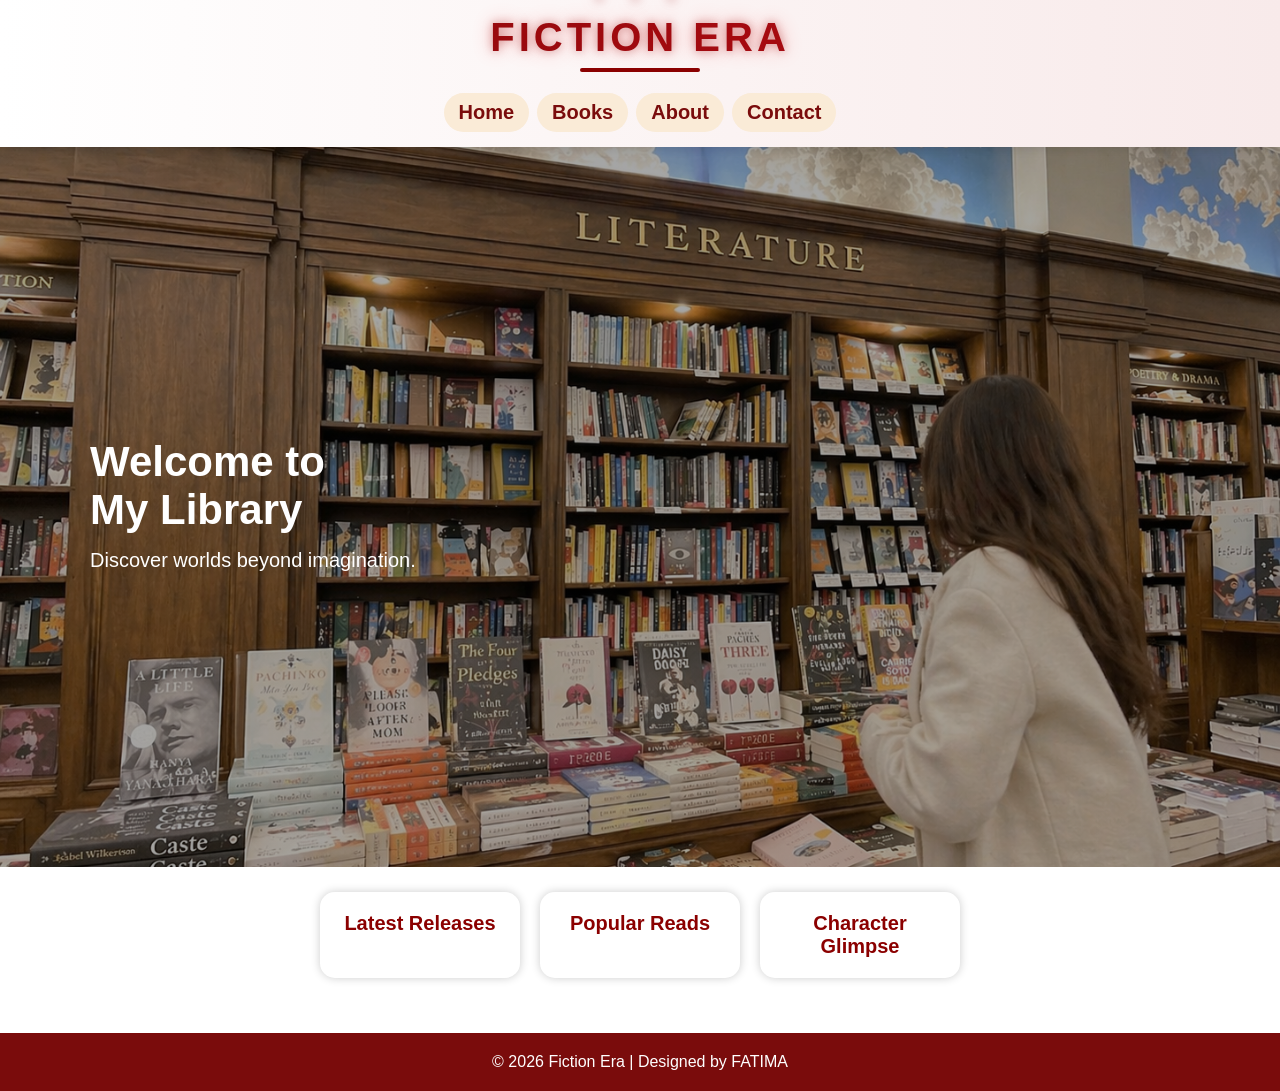
<file: index.html>
<!DOCTYPE html>
<html lang="en">

<head>
    <title>My Library</title>
    <link rel="stylesheet" href="style.css">
</head>

<body>

<header>

    <h1 class="fiction-heading">FICTION ERA</h1>
<br>
    <nav>
        <a href="index.html">Home</a>
        <a href="book.html">Books</a>
        <a href="about.html">About</a>
        <a href="contact.css">Contact</a>
    </nav>

</header>

<section class="hero">

    <div class="hero-text">

        <h1>Welcome to <br> My Library</h1>

        <p>Discover worlds beyond imagination.</p>

    </div>

</section>

<section class="cards">

    <div class="card">
        <a href="Latest.html">Latest Releases</a>
    </div>

    <div class="card">
        <a href="Popular.html">Popular Reads</a>
    </div>

    <div class="card">
        <a href="Staff.html">Character Glimpse</a>
    </div>

</section>

<footer>

    <p>© 2026 Fiction Era | Designed by FATIMA</p>

</footer>

</body>

</html>
</file>
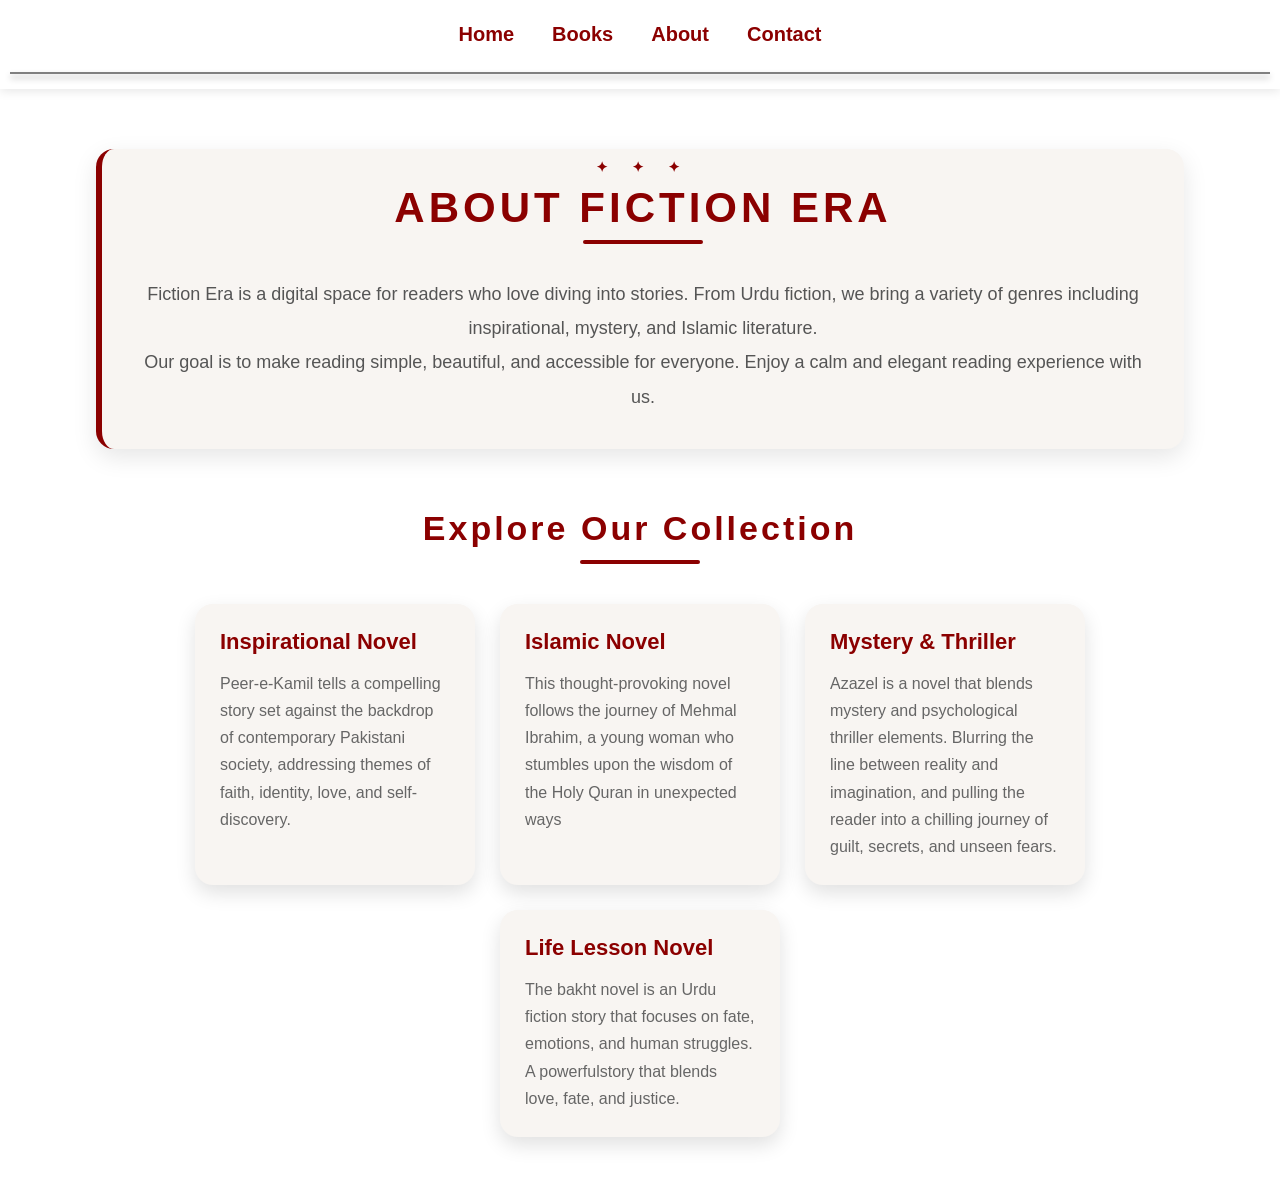
<file: about.html>
<!DOCTYPE html>
<html>
<head>
<body>
      <link rel="stylesheet" href="about.css">
      <header>
    <nav >
        <a href="index.html">Home</a>
        <a href="book.html">Books</a>
        <a href="about.html">About</a>
        <a href="contact.html">Contact</a>
         <div class="header-line"></div>
    </nav>
</header>
<div class="about-container">
    <div class="about-box">
        <h1 class="fiction-heading">About Fiction Era</h1>
        <p>
            Fiction Era is a digital space for readers who love diving into stories. 
            From Urdu  fiction, we bring a variety of genres 
            including inspirational, mystery, and Islamic literature.
        </p>

        <p>
            Our goal is to make reading simple, beautiful, and accessible for everyone. 
            Enjoy a calm and elegant reading experience with us.
        </p>
    </div>
    <div class="overview-box">
        <h2 class="section-heading">Explore Our Collection</h2>
        <div class="categories">

            <div class="card">
                <h3>Inspirational Novel</h3>
                <p>Peer-e-Kamil tells a compelling story set against the backdrop of contemporary
                     Pakistani society, addressing themes of faith, identity, love, and self-discovery.</p>
          
            </div>

            <div class="card">
               
                <h3>Islamic Novel</h3>
                <p>This thought-provoking novel follows the journey of Mehmal Ibrahim, a young woman who stumbles
                     upon the wisdom of the Holy Quran in unexpected ways</p>
    
            </div>

            <div class="card">
                <h3>Mystery & Thriller</h3>
                <p>Azazel is a novel that
                     blends mystery and psychological thriller elements.
                    Blurring the line between reality and imagination, 
                    and pulling the reader into a chilling journey of guilt,
                     secrets, and unseen fears.</p>
            </div>
            
            <div class="card">
                <h3> Life Lesson Novel </h3>
                <p> The bakht novel is an Urdu fiction story 
                    that focuses on fate, emotions, and human struggles.
                A powerfulstory that blends love, fate, and justice.</p>
            </div>

</div>
</body>
</html>
</file>
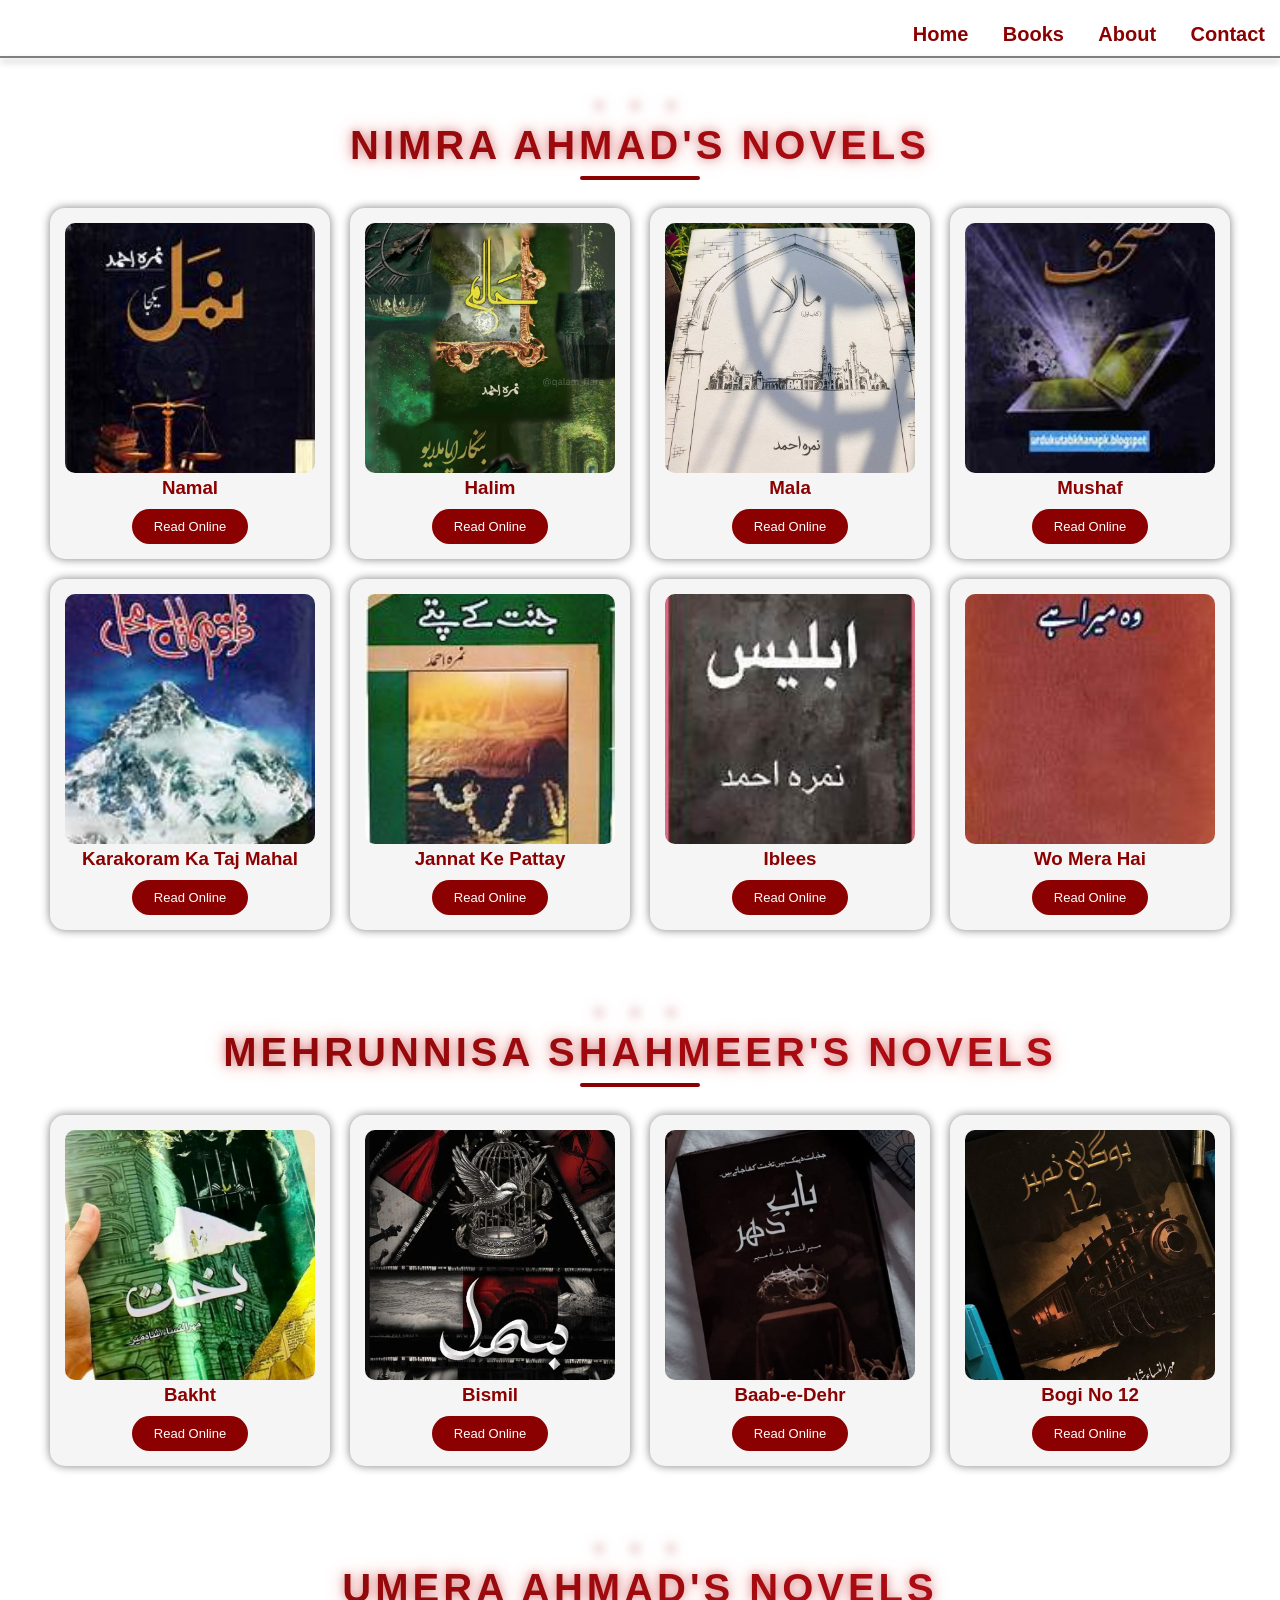
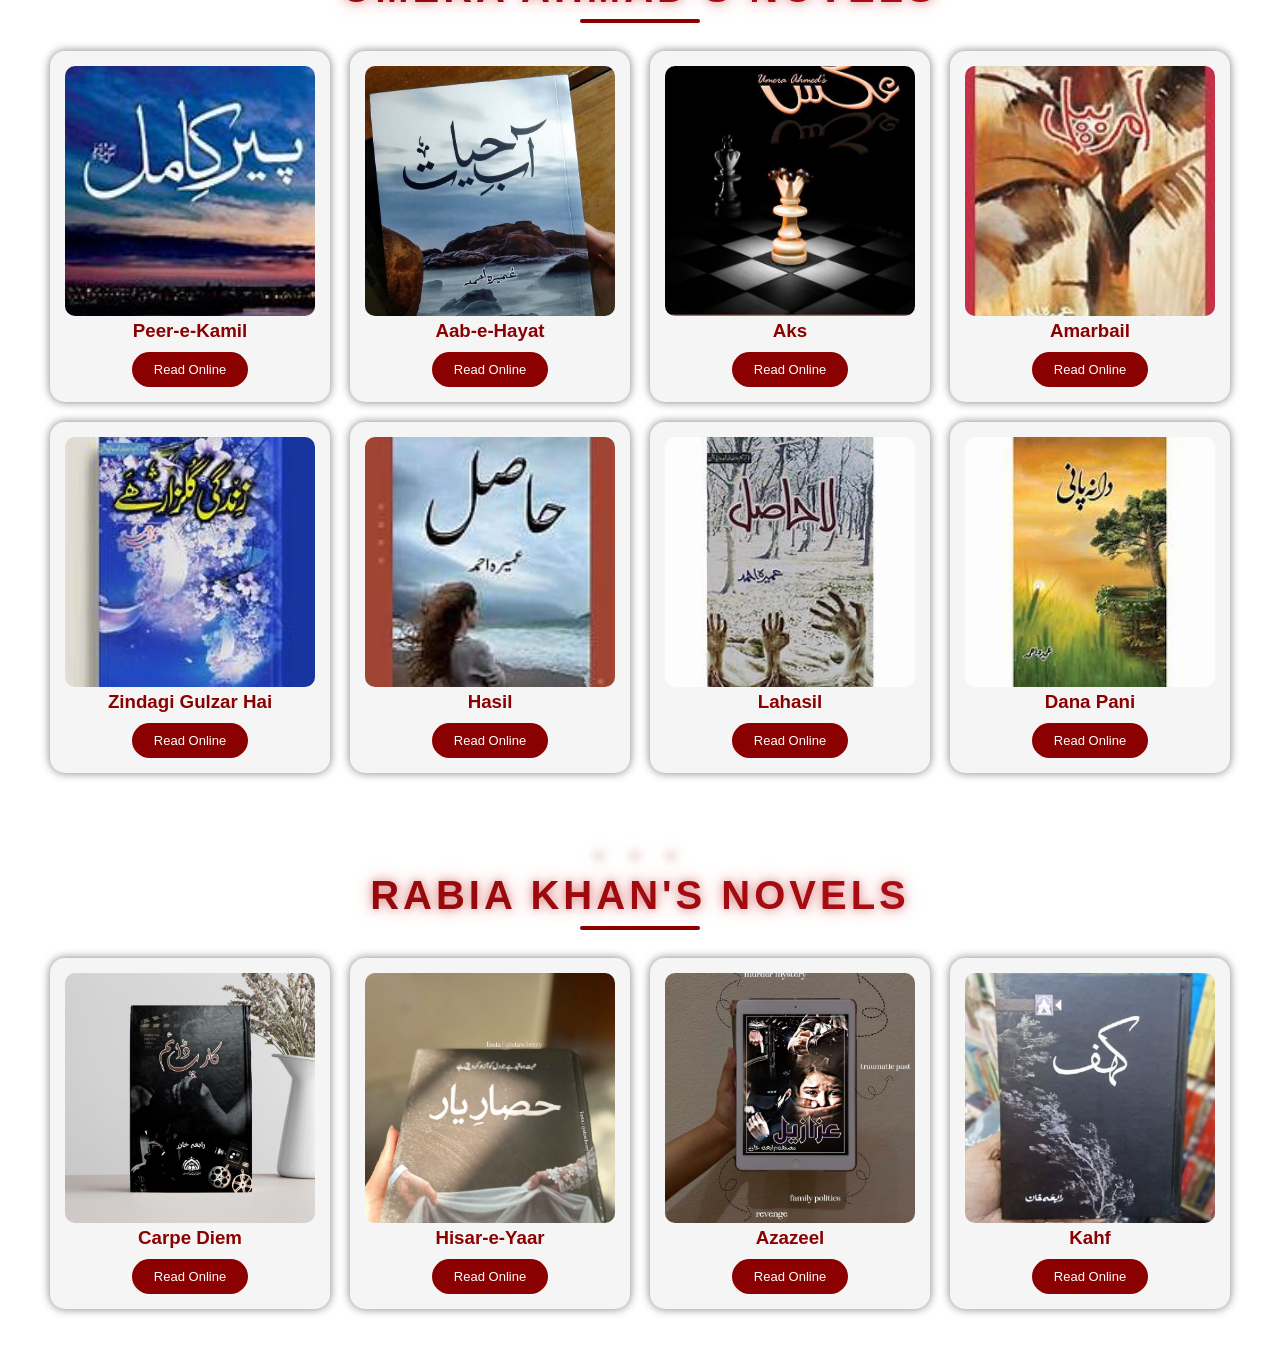
<file: book.html>
<!DOCTYPE html>
<html lang="en">

<head>
    <meta charset="UTF-8">
    <meta name="viewport" content="width=device-width, initial-scale=1.0">
    <title>Books | Fiction Era</title>
    <link rel="stylesheet" href="book.css">
</head>

<body>

<header>
    <nav>
        <a href="index.html">Home</a>
        <a href="book.html">Books</a>
        <a href="about.html">About</a>
        <a href="contact.html">Contact</a>
    </nav>

    <div class="header-line"></div>
</header>


<!-- ================= NIMRA AHMAD ================= -->

<section class="books">

    <h1 class="fiction-heading">Nimra Ahmad's Novels</h1>

    <div class="book-container">

        <div class="card">
            <img src="Namal.jfif" alt="Namal">
            <h3>Namal</h3>
            <a href="https://kitab-nagri.pk/namal/" target="_blank" class="btn">Read Online</a>
        </div>

        <div class="card">
            <img src="halim.jpeg" alt="Halim">
            <h3>Halim</h3>
            <a href="https://kitab-nagri.pk/haalim/" target="_blank" class="btn">Read Online</a>
        </div>

        <div class="card">
            <img src="mala.jpeg" alt="Mala">
            <h3>Mala</h3>
            <a href="https://kitab-nagri.pk/mala/" target="_blank" class="btn">Read Online</a>
        </div>

        <div class="card">
            <img src="mushaf.jfif" alt="Mushaf">
            <h3>Mushaf</h3>
            <a href="https://kitab-nagri.pk/mushaf/" target="_blank" class="btn">Read Online</a>
        </div>

    </div>


    <div class="book-container">

        <div class="card">
            <img src="kktm.jfif" alt="Karakoram Ka Taj Mahal">
            <h3>Karakoram Ka Taj Mahal</h3>
            <a href="https://kitab-nagri.pk/karakoram-ka-taj-mehal/" target="_blank" class="btn">Read Online</a>
        </div>

        <div class="card">
            <img src="jkp.jfif" alt="Jannat Ke Pattay">
            <h3>Jannat Ke Pattay</h3>
            <a href="https://kitab-nagri.pk/jannat-ke-pattay/" target="_blank" class="btn">Read Online</a>
        </div>

        <div class="card">
            <img src="ibb.jfif" alt="Iblees">
            <h3>Iblees</h3>
            <a href="https://kitab-nagri.pk/iblees/" target="_blank" class="btn">Read Online</a>
        </div>

        <div class="card">
            <img src="wo mera.jfif" alt="Wo Mera Hai">
            <h3>Wo Mera Hai</h3>
            <a href="https://kitab-nagri.pk/wo-mera-hai/" target="_blank" class="btn">Read Online</a>
        </div>

    </div>

</section>


<!-- ================= MEHRUNNISA SHAHMEER ================= -->

<section class="books">

    <h1 class="fiction-heading">Mehrunnisa Shahmeer's Novels</h1>

    <div class="book-container">

        <div class="card">
            <img src="bakht.jpeg" alt="Bakht">
            <h3>Bakht</h3>
            <a href="https://booknagri.com/bakht-novel-by-mehrunnisa-shahmeer/" target="_blank" class="btn">Read Online</a>
        </div>

        <div class="card">
            <img src="bismil.jfif" alt="Bismil">
            <h3>Bismil</h3>
            <a href="https://kitabnagri.org/bismil-novel-by-mehrulnisa-shahmeer/" target="_blank" class="btn">Read Online</a>
        </div>

        <div class="card">
            <img src="babe.jpeg" alt="Baab-e-Dehr">
            <h3>Baab-e-Dehr</h3>
            <a href="https://booknagri.com/baab-e-dehar-urdu-novel/" target="_blank" class="btn">Read Online</a>
        </div>

        <div class="card">
            <img src="bogi.jpeg" alt="Bogi No 12">
            <h3>Bogi No 12</h3>
            <a href="https://booknagri.com/tag/mehrunisa-shahmeer-novels/" target="_blank" class="btn">Read Online</a>
        </div>

    </div>

</section>


<!-- ================= UMERA AHMAD ================= -->

<section class="books">

    <h1 class="fiction-heading">Umera Ahmad's Novels</h1>

    <div class="book-container">

        <div class="card">
            <img src="peere.jfif" alt="Peer-e-Kamil">
            <h3>Peer-e-Kamil</h3>
            <a href="https://kitab-nagri.pk/peer-e-kamil/" target="_blank" class="btn">Read Online</a>
        </div>

        <div class="card">
            <img src="abe.jpeg" alt="Aab-e-Hayat">
            <h3>Aab-e-Hayat</h3>
            <a href="https://booknagri.com/aab-e-hayat-novel-by-umera-ahmed/" target="_blank" class="btn">Read Online</a>
        </div>

        <div class="card">
            <img src="aks.jpeg" alt="Aks">
            <h3>Aks</h3>
            <a href="https://kitab-nagri.pk/aks-novel-by-umera-ahmed/" target="_blank" class="btn">Read Online</a>
        </div>

        <div class="card">
            <img src="aam.jfif" alt="Amarbail">
            <h3>Amarbail</h3>
            <a href="https://kitab-nagri.pk/amar-bail-novel-by-umera-ahmed/" target="_blank" class="btn">Read Online</a>
        </div>

    </div>


    <div class="book-container">

        <div class="card">
            <img src="zindagi.jfif" alt="Zindagi Gulzar Hai">
            <h3>Zindagi Gulzar Hai</h3>
            <a href="https://kitab-nagri.pk/zindagi-gulzar-hai-novel-by-umera-ahmed/" target="_blank" class="btn">Read Online</a>
        </div>

        <div class="card">
            <img src="hasil.jfif" alt="Hasil">
            <h3>Hasil</h3>
            <a href="https://kitab-nagri.pk/hasil-novel-by-umera-ahmed/" target="_blank" class="btn">Read Online</a>
        </div>

        <div class="card">
            <img src="lahasil.jfif" alt="Lahasil">
            <h3>Lahasil</h3>
            <a href="https://kitab-nagri.pk/lahashil-novel-by-umera-ahmed/" target="_blank" class="btn">Read Online</a>
        </div>

        <div class="card">
            <img src="dana.jfif" alt="Dana Pani">
            <h3>Dana Pani</h3>
            <a href="https://kitab-nagri.pk/dana-pani-novel-by-umera-ahmed/" target="_blank" class="btn">Read Online</a>
        </div>

    </div>

</section>


<!-- ================= RABIA KHAN ================= -->

<section class="books">

    <h1 class="fiction-heading">Rabia Khan's Novels</h1>

    <div class="book-container">

        <div class="card">
            <img src="carp.jpeg" alt="Carpe Diem">
            <h3>Carpe Diem</h3>
            <a href="https://www.urdunovelbanks.com/search/label/Rabia%20Khan%20Books" target="_blank" class="btn">Read Online</a>
        </div>

        <div class="card">
            <img src="hisare.jpeg" alt="Hisar-e-Yaar">
            <h3>Hisar-e-Yaar</h3>
            <a href="https://www.urdunovelbanks.com/search/label/Rabia%20Khan%20Books" target="_blank" class="btn">Read Online</a>
        </div>

        <div class="card">
            <img src="azazeel.jpeg" alt="Azazeel">
            <h3>Azazeel</h3>
            <a href="https://www.urdunovelbanks.com/search/label/Rabia%20Khan%20Books" target="_blank" class="btn">Read Online</a>
        </div>

        <div class="card">
            <img src="kahf.jpeg" alt="Kahf">
            <h3>Kahf</h3>
            <a href="https://www.urdunovelbanks.com/search/label/Rabia%20Khan%20Books" target="_blank" class="btn">Read Online</a>
        </div>

    </div>

</section>


</body>
</html>
</file>
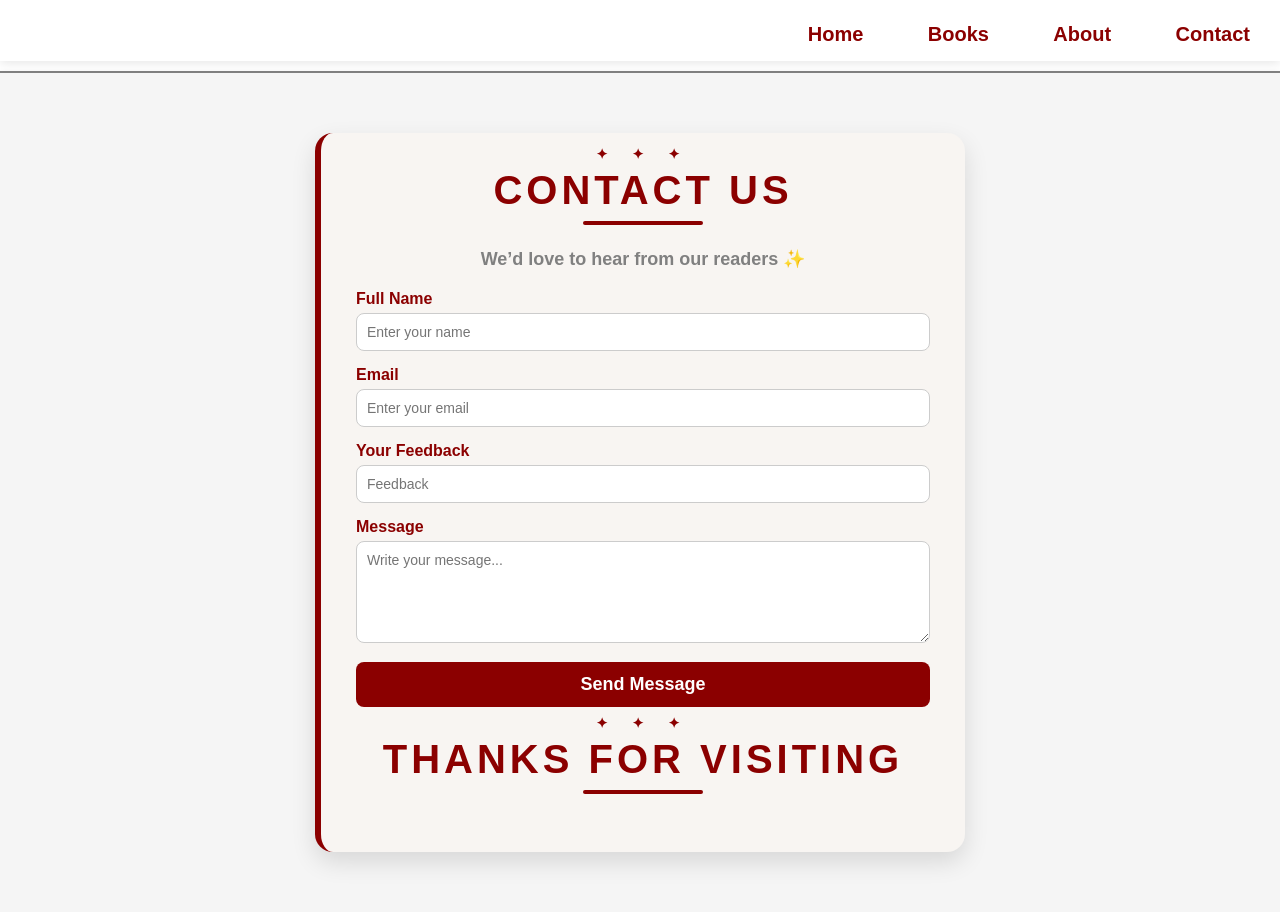
<file: contact.html>
<!DOCTYPE html>
<html>

<head>
  <title>Contact</title>
  <link rel="stylesheet" href="contact.css">
</head>

<body>

<header>
  <nav>
    <a href="index.html">Home</a>
    <a href="book.html">Books</a>
    <a href="about.html">About</a>
    <a href="contact.html">Contact</a>
  </nav>
</header>

<div class="header-line"></div>

<section class="contact-section">

  <div class="container">

    <h1 class="fiction-heading">Contact Us</h1>

    <p class="subtitle">
      We’d love to hear from our readers ✨
    </p>

    <form>

      <div class="input-group">
        <label>Full Name</label>
        <input type="text" id="fullname" placeholder="Enter your name" required>
      </div>

      <div class="input-group">
        <label>Email</label>
        <input type="email" id="email" placeholder="Enter your email" required>
      </div>

      <div class="input-group">
        <label>Your Feedback</label>
        <input type="text" id="feedback" placeholder="Feedback">
      </div>

      <div class="input-group">
        <label>Message</label>
        <textarea rows="5" id="message" placeholder="Write your message..."></textarea>
      </div>

      <button type="button" onclick="showData()">
        Send Message
      </button>

    </form>

    <br>

    <p id="nameText"></p>
    <p id="emailText"></p>
    <p id="feedbackText"></p>
    <p id="messageText"></p>

    <h1 class="fiction-heading">THANKS FOR VISITING</h1>

  </div>

</section>

<script>

function showData() {

  let name = document.getElementById("fullname").value;
  let email =document.getElementById("email").value;
  let feedback =document.getElementById("feedback").value;
  let message =document.getElementById("message").value;
  document.getElementById("nameText").textContent =
  "Name: " + name;
  document.getElementById("emailText").textContent =
  "Email: " + email;
  document.getElementById("feedbackText").textContent =
  "Feedback: " + feedback;
  document.getElementById("messageText").textContent =
  "Message: " + message;
}
</script>
</body>
</html>
</file>
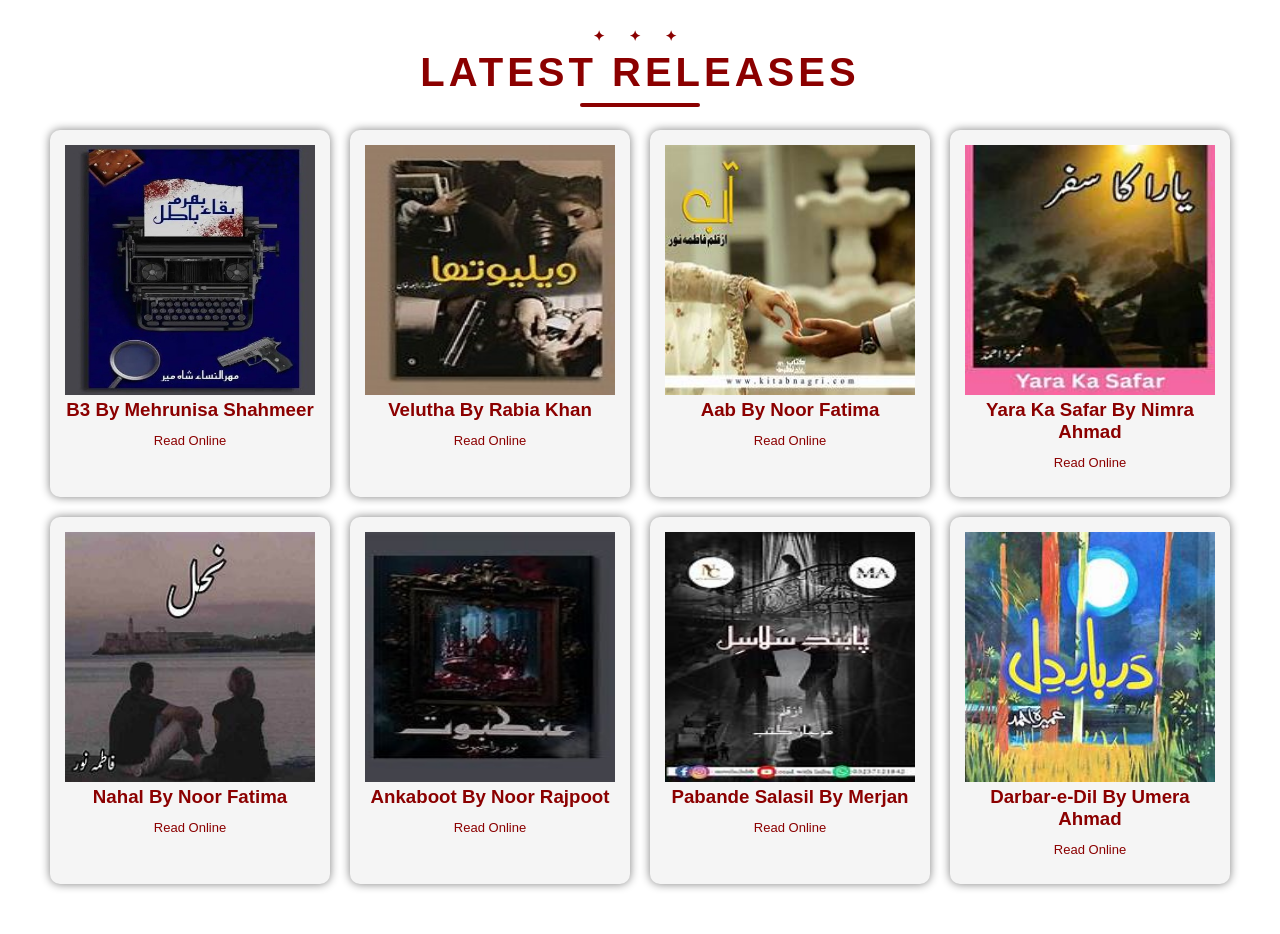
<file: Latest.html>
<!DOCTYPE html>
<html lang="en">

<head>
    <meta charset="UTF-8">
    <meta name="viewport" content="width=device-width, initial-scale=1.0">

    <title>Latest Releases | Fiction Era</title>

    <link rel="stylesheet" href="Latest.css">
</head>

<body>

<section class="books">

    <h1 class="fiction-heading">Latest Releases</h1>

    <div class="book-container">

        <div class="card">
            <img src="bhrm.jpg" alt="B3">
            <h3>B3 By Mehrunisa Shahmeer</h3>
            <a href="https://www.urdunovelbanks.com/" target="_blank" class="btn">
                Read Online
            </a>
        </div>

        <div class="card">
            <img src="vau.jpg" alt="Velutha">
            <h3>Velutha By Rabia Khan</h3>
            <a href="https://www.urdunovelbanks.com/search/label/Rabia%20Khan%20Books"
               target="_blank" class="btn">
                Read Online
            </a>
        </div>

        <div class="card">
            <img src="aab.jfif" alt="Aab">
            <h3>Aab By Noor Fatima</h3>
            <a href="https://classicurdumaterial.com/"
               target="_blank" class="btn">
                Read Online
            </a>
        </div>

        <div class="card">
            <img src="yara.jfif" alt="Yara Ka Safar">
            <h3>Yara Ka Safar By Nimra Ahmad</h3>
            <a href="https://kitabnagri.org/yara-ka-safar-novel-by-nimra-ahmed/"
               target="_blank" class="btn">
                Read Online
            </a>
        </div>

    </div>


    <div class="book-container">

        <div class="card">
            <img src="fatima.jfif" alt="Nahal">
            <h3>Nahal By Noor Fatima</h3>
            <a href="https://www.scribd.com/document/892795015/Nahl-Complete-Novel-by-Fatima-Noor-Novels-PDF-Hub"
               target="_blank" class="btn">
                Read Online
            </a>
        </div>

        <div class="card">
            <img src="ank.jpg" alt="Ankaboot">
            <h3>Ankaboot By Noor Rajpoot</h3>
            <a href="https://www.urdunovelbanks.com/"
               target="_blank" class="btn">
                Read Online
            </a>
        </div>

        <div class="card">
            <img src="pabande.jfif" alt="Pabande Salasil">
            <h3>Pabande Salasil By Merjan</h3>
            <a href="https://booknagri.com/"
               target="_blank" class="btn">
                Read Online
            </a>
        </div>

        <div class="card">
            <img src="darbar.jfif" alt="Darbar-e-Dil">
            <h3>Darbar-e-Dil By Umera Ahmad</h3>
            <a href="https://kitabnagri.com.pk/darbar-e-dil-novel-by-umera-ahmed/"
               target="_blank" class="btn">
                Read Online
            </a>
        </div>

    </div>

</section>

</body>
</html>
</file>
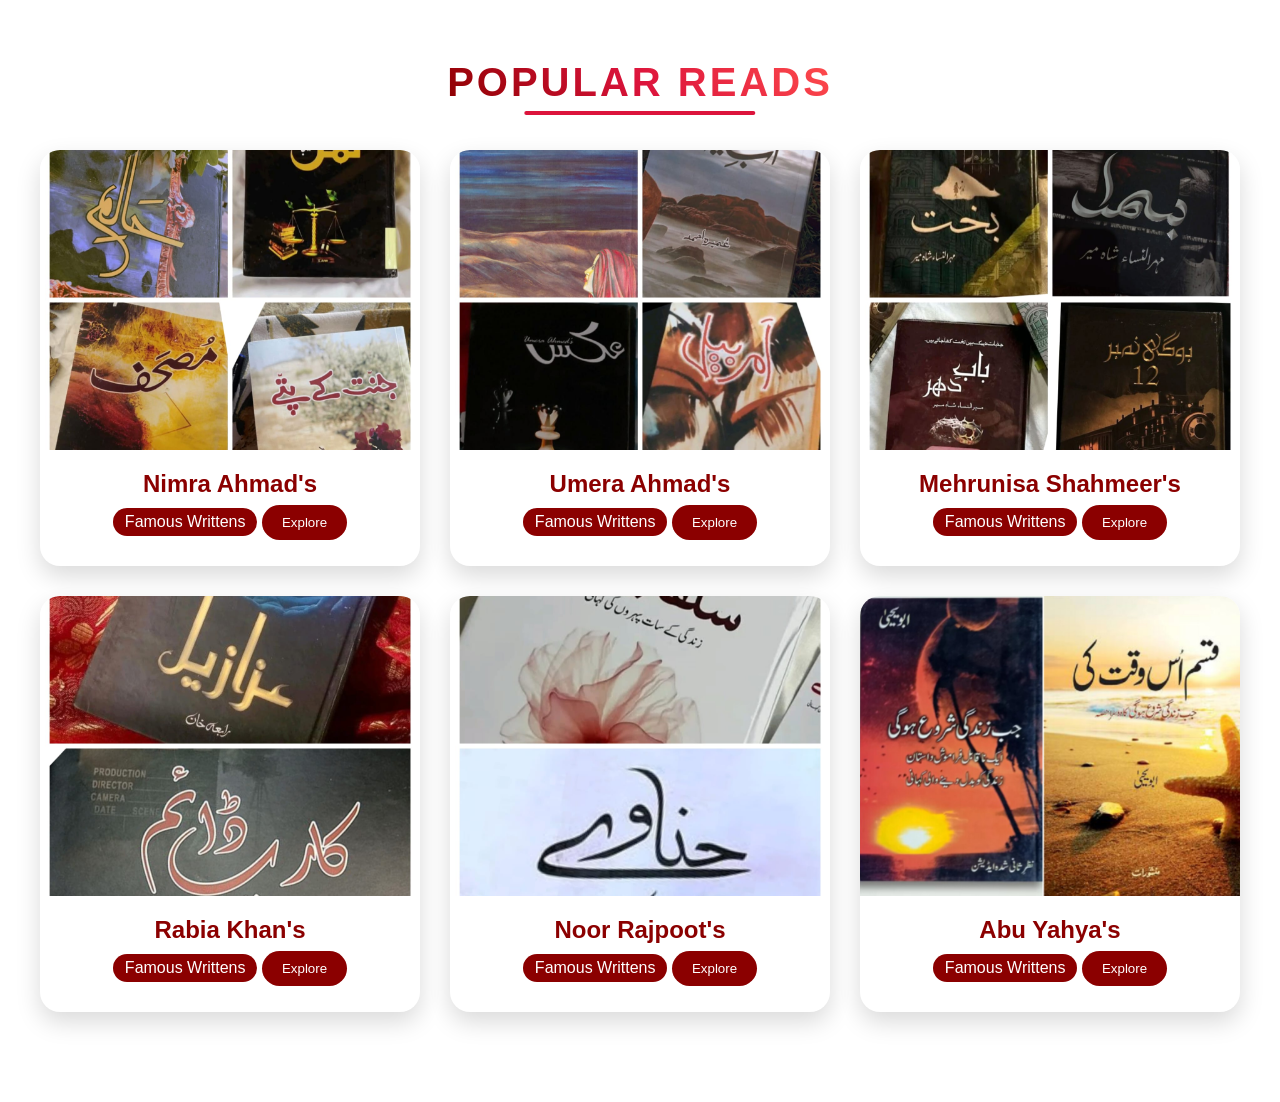
<file: Popular.html>
<!DOCTYPE html>
<html lang="en">

<head>
    <meta charset="UTF-8">
    <title>Famous Books</title>
    <link rel="stylesheet" href="Popular.css">
</head>

<body>

<section class="famous-books">

    <h2 class="main-heading">POPULAR READS</h2>

    <div class="book-container">

        <div class="book-card">
            <div class="img-box">
                <img src="nimra.jpeg" alt="Nimra Ahmad">
            </div>

            <div class="content">
                <h2>Nimra Ahmad's</h2>
                <p class="author">Famous Writtens</p>

                <button onclick="toggleBooks(this)">Explore</button>

                <ul class="books-list">
                    <li>Jannat Ky Patty</li>
                    <li>Halim</li>
                    <li>Namal</li>
                    <li>Mushaf</li>
                </ul>
            </div>
        </div>


        <div class="book-card">
            <div class="img-box">
                <img src="ahmad.jpeg" alt="Umera Ahmad">
            </div>

            <div class="content">
                <h2>Umera Ahmad's</h2>
                <p class="author">Famous Writtens</p>

                <button onclick="toggleBooks(this)">Explore</button>

                <ul class="books-list">
                    <li>Peer-e-Kamil</li>
                    <li>Aab-e-Hayat</li>
                    <li>Aks</li>
                    <li>Amarbail</li>
                </ul>
            </div>
        </div>


        <div class="book-card">
            <div class="img-box">
                <img src="mehru.jpeg" alt="Mehrunisa Shahmeer">
            </div>

            <div class="content">
                <h2>Mehrunisa Shahmeer's</h2>
                <p class="author">Famous Writtens</p>

                <button onclick="toggleBooks(this)">Explore</button>

                <ul class="books-list">
                    <li>Bakht</li>
                    <li>Bismil</li>
                    <li>Babe Dehr</li>
                    <li>Bogi No 12</li>
                </ul>
            </div>
        </div>


        <div class="book-card">
            <div class="img-box">
                <img src="rabia.jpeg" alt="Rabia Khan">
            </div>

            <div class="content">
                <h2>Rabia Khan's</h2>
                <p class="author">Famous Writtens</p>

                <button onclick="toggleBooks(this)">Explore</button>

                <ul class="books-list">
                    <li>Azazeel</li>
                    <li>Carpe Diem</li>
                </ul>
            </div>
        </div>


        <div class="book-card">
            <div class="img-box">
                <img src="Noor.jpeg" alt="Noor Rajpoot">
            </div>

            <div class="content">
                <h2>Noor Rajpoot's</h2>
                <p class="author">Famous Writtens</p>

                <button onclick="toggleBooks(this)">Explore</button>

                <ul class="books-list">
                    <li>Sulphite</li>
                    <li>Hinavy</li>
                </ul>
            </div>
        </div>


        <div class="book-card">
            <div class="img-box">
                <img src="yahya.jpeg" alt="Abu Yahya">
            </div>

            <div class="content">
                <h2>Abu Yahya's</h2>
                <p class="author">Famous Writtens</p>

                <button onclick="toggleBooks(this)">Explore</button>

                <ul class="books-list">
                    <li>Jab Zindagi shoro hogi</li>
                    <li>Qsm Uss Waqt ki</li>
                </ul>
            </div>
        </div>

    </div>

</section>

<script src="script.js"></script>

</body>
</html>
</file>
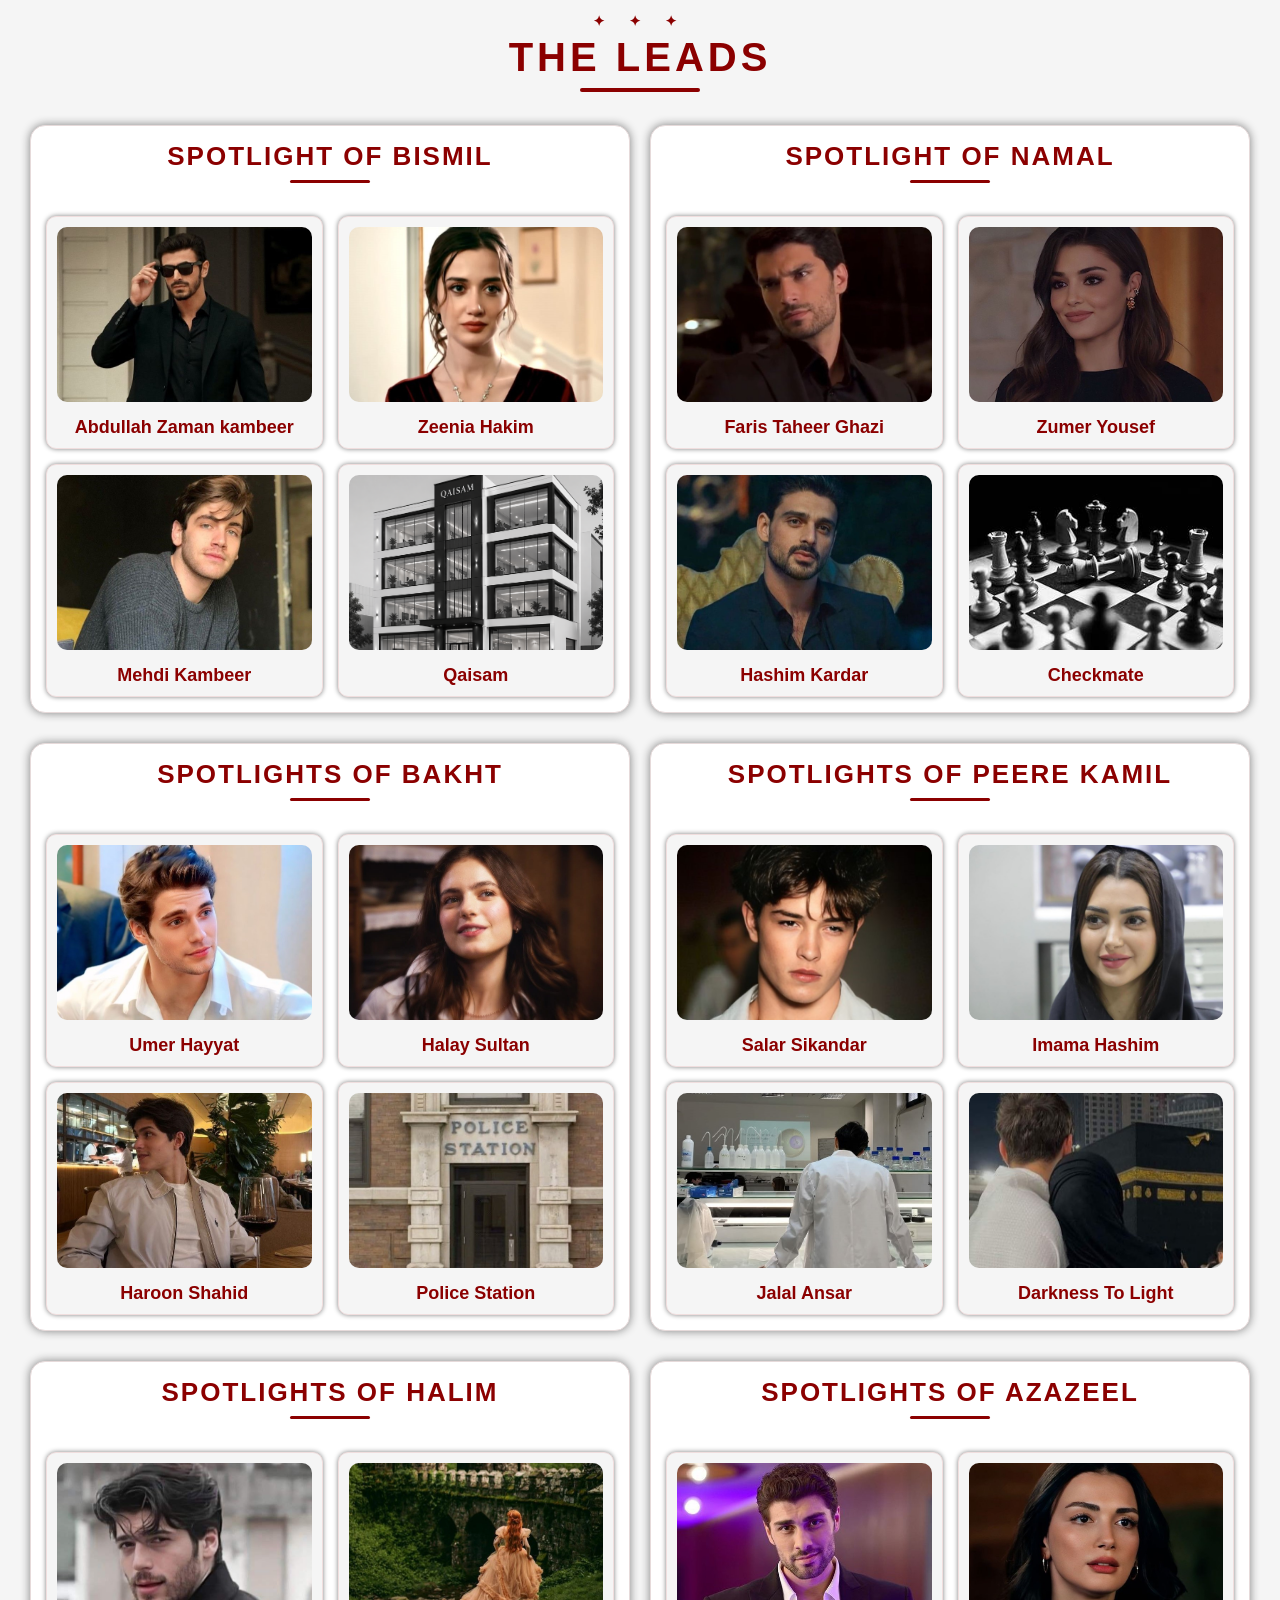
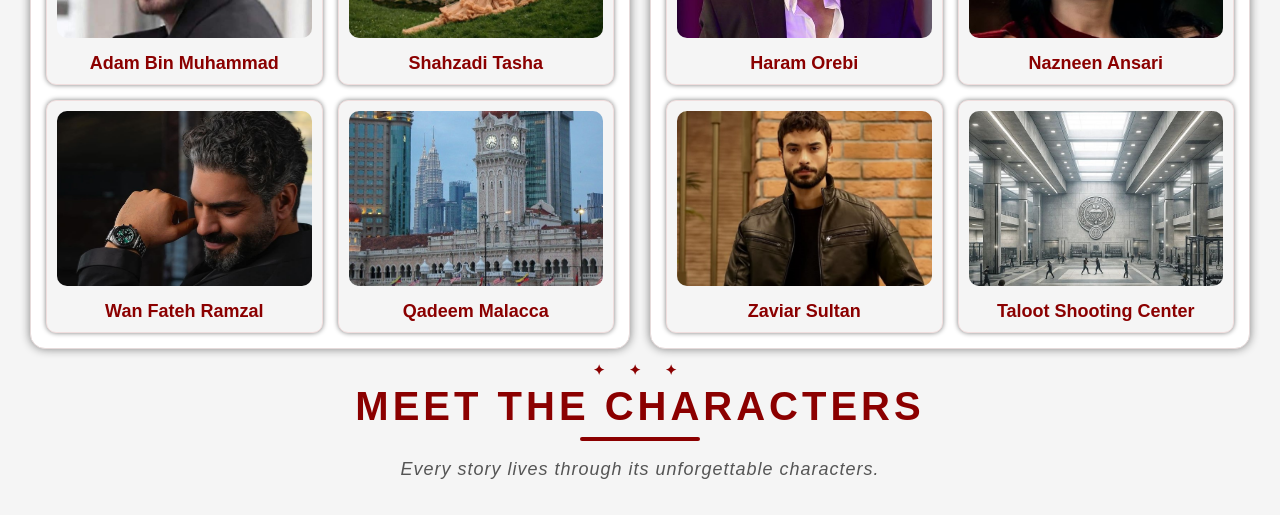
<file: Staff.html>
<!DOCTYPE html>
<html>
<head>
    <title>Book Layout</title>
    <link rel="stylesheet" href="Staff.css">
</head>

<body>

<h1 class="fiction-heading">THE LEADS</h1>

<div class="main">

    <div class="container">
        <h2 class="title">Spotlight of BISMIL</h2>

        <div class="card">
            <img src="emin.jpg">
            <p>Abdullah Zaman kambeer</p>
        </div>

        <div class="card">
            <img src="srkr.jpg">
            <p>Zeenia Hakim</p>
        </div>

        <div class="card">
            <img src="mehdi.jpeg">
            <p>Mehdi Kambeer</p>
        </div>

        <div class="card">
            <img src="qaisam.png">
            <p>Qaisam</p>
        </div>
    </div>


    <div class="container">
        <h2 class="title">Spotlight Of NAMAL</h2>

        <div class="card">
            <img src="11.jpeg">
            <p>Faris Taheer Ghazi</p>
        </div>

        <div class="card">
            <img src="prose.jpg">
            <p>Zumer Yousef</p>
        </div>

        <div class="card">
            <img src="krdr.jpeg">
            <p>Hashim Kardar</p>
        </div>

        <div class="card">
            <img src="sheh.jfif">
            <p>Checkmate</p>
        </div>
    </div>

</div>


<div class="main">

    <div class="container">
        <h2 class="title">Spotlights of BAKHT</h2>

        <div class="card">
            <img src="uh.jpeg">
            <p>Umer Hayyat</p>
        </div>

        <div class="card">
            <img src="halay.jpeg">
            <p>Halay Sultan</p>
        </div>

        <div class="card">
            <img src="hh.jpg">
            <p>Haroon Shahid</p>
        </div>

        <div class="card">
            <img src="station.jpg">
            <p>Police Station</p>
        </div>
    </div>


    <div class="container">
        <h2 class="title">Spotlights of PEERE KAMIL</h2>

        <div class="card">
            <img src="salar.jpg">
            <p>Salar Sikandar</p>
        </div>

        <div class="card">
            <img src="imo.jpg">
            <p>Imama Hashim</p>
        </div>

        <div class="card">
            <img src="jalai.jpg">
            <p>Jalal Ansar</p>
        </div>

        <div class="card">
            <img src="ss.jpg">
            <p>Darkness To Light</p>
        </div>
    </div>

</div>


<div class="main">

    <div class="container">
        <h2 class="title">Spotlights Of HALIM</h2>

        <div class="card">
            <img src="mm.jpg">
            <p>Adam Bin Muhammad</p>
        </div>

        <div class="card">
            <img src="tasha.jpg">
            <p>Shahzadi Tasha</p>
        </div>

        <div class="card">
            <img src="fateh.jpg">
            <p>Wan Fateh Ramzal</p>
        </div>

        <div class="card">
            <img src="mlaca.jpg">
            <p>Qadeem Malacca</p>
        </div>
    </div>


    <div class="container">
        <h2 class="title">Spotlights Of AZAZEEL</h2>

        <div class="card">
            <img src="haram.jpg">
            <p>Haram Orebi</p>
        </div>

        <div class="card">
            <img src="naz.jpg">
            <p>Nazneen Ansari</p>
        </div>

        <div class="card">
            <img src="zaviar.jpeg">
            <p>Zaviar Sultan</p>
        </div>

        <div class="card">
            <img src="shooting.jpg">
            <p>Taloot Shooting Center</p>
        </div>
    </div>

</div>


<h1 class="fiction-heading">Meet The Characters</h1>

<p class="meet-text">
    Every story lives through its unforgettable characters.
</p>

</body>
</html>
</file>
<file: style.css>
* {
    margin: 0;
    padding: 0;
    box-sizing: border-box;
}

html, body {
    width: 100%;
    min-height: 100%;
    overflow-x: hidden;
}

body {
    font-family: "Segoe UI", sans-serif;
}

/* ================= FICTION HEADING ================= */

.fiction-heading {
    font-size: 40px;
    font-weight: 900;
    text-align: center;
    letter-spacing: 4px;
    text-transform: uppercase;
    position: relative;
    background: linear-gradient(to right, #7a0c0c, #c1121f);
    -webkit-background-clip: text;
    -webkit-text-fill-color: transparent;
    text-shadow: 0 0 10px rgba(139,0,0,.4), 0 0 20px rgba(255,0,0,.3);
    animation: glow 2s infinite alternate;
}

.fiction-heading::before {
    content: "✦ ✦ ✦";
    position: absolute;
    top: -25px;
    left: 50%;
    transform: translateX(-50%);
    color: darkred;
    font-size: 14px;
    letter-spacing: 10px;
}

.fiction-heading::after {
    content: "";
    position: absolute;
    left: 50%;
    bottom: -12px;
    transform: translateX(-50%);
    width: 120px;
    height: 4px;
    background: darkred;
    border-radius: 10px;
    animation: line 2s infinite alternate;
}

@keyframes glow {
    from { text-shadow: 0 0 10px rgba(139,0,0,.4); }
    to { text-shadow: 0 0 25px rgba(255,0,0,.8); }
}

@keyframes line {
    from { width: 100px; }
    to { width: 200px; }
}

/* ================= HEADER ================= */

header {
    background: linear-gradient(to right, #fff, #f8eaea);
    text-align: center;
    padding: 15px 10px;
    position: sticky;
    top: 0;
    z-index: 100;
    box-shadow: 0 2px 10px rgba(0,0,0,.1);
}

header h1 {
    margin: 0;
    font-size: 35px;
    letter-spacing: 3px;
}

nav {
    margin-top: 15px;
    display: flex;
    justify-content: center;
    flex-wrap: wrap;
    gap: 8px;
}

nav a {
    text-decoration: none;
    color: #7a0c0c;
    font-size: 20px;
    font-weight: bold;
    margin: 0;
    padding: 8px 15px;
    border-radius: 20px;
    background: antiquewhite;
    transition: .3s;
}

nav a:hover {
    background: #7a0c0c;
    color: white;
    transform: scale(1.05);
    box-shadow: 0 0 8px #7a0c0c;
}

/* ================= HERO ================= */

.hero {
    min-height: 80vh;
    background:
        linear-gradient(rgba(0,0,0,.35), rgba(0,0,0,.35)),
        url("bk.png") center/cover no-repeat;
    display: flex;
    align-items: center;
    padding: 50px;
    color: white;
}

.hero-text {
    padding-left: 40px;
    animation: slide 1.2s;
    max-width: 700px;
}

.hero-text h1 {
    font-size: 42px;
}

.hero-text p {
    font-size: 20px;
    margin-top: 10px;
    text-align: left;
    color: white;
    line-height: 1.6;
}

@keyframes slide {
    from { opacity: 0; transform: translateX(-40px); }
    to { opacity: 1; transform: translateX(0); }
}

/* ================= HOMEPAGE CARDS ================= */

.cards {
    display: flex;
    justify-content: center;
    gap: 20px;
    padding: 25px;
    flex-wrap: wrap;
}

.cards .card {
    width: 200px;
    padding: 20px;
    border-radius: 15px;
    background: rgba(255,255,255,.2);
    box-shadow: 0 0 10px rgba(0,0,0,.2);
    text-align: center;
    font-size: 20px;
    font-weight: bold;
    transition: .4s;
    cursor: pointer;
}

.cards .card:hover {
    transform: translateY(-8px);
    box-shadow: 0 15px 25px rgba(0,0,0,.3);
}

.cards .card a {
    text-decoration: none;
    color: darkred;
}

/* ================= FOOTER ================= */

footer {
    margin-top: 30px;
    padding: 20px;
    background: #7a0c0c;
    color: white;
    text-align: center;
}

footer p {
    font-size: 16px;
}

/* ================= MOBILE ================= */

@media (max-width: 768px) {
    header {
        padding: 12px 8px;
    }

    header h1 {
        font-size: 26px;
    }

    nav {
        margin-top: 12px;
        gap: 6px;
    }

    nav a {
        font-size: 15px;
        padding: 7px 11px;
    }

    .fiction-heading {
        font-size: 28px;
        letter-spacing: 2px;
    }

    .fiction-heading::before {
        top: -18px;
        font-size: 10px;
        letter-spacing: 5px;
    }

    .fiction-heading::after {
        bottom: -8px;
        height: 3px;
        width: 90px;
    }

    .hero {
        min-height: 500px;
        height: 68vh;
        padding: 25px 18px;
        justify-content: center;
        text-align: center;
        background-position: center;
    }

    .hero-text {
        width: 100%;
        max-width: 100%;
        padding: 0;
    }

    .hero-text h1 {
        font-size: 32px;
        line-height: 1.2;
    }

    .hero-text p {
        font-size: 16px;
        text-align: center;
        line-height: 1.55;
    }

    .cards {
        flex-direction: column;
        align-items: center;
        gap: 18px;
        padding: 25px 12px;
    }

    .cards .card {
        width: min(92%, 330px);
    }

    footer {
        margin-top: 15px;
        padding: 16px 10px;
    }

    footer p {
        font-size: 13px;
        line-height: 1.5;
    }
}

@media (max-width: 400px) {
    .fiction-heading {
        font-size: 25px;
    }

    .hero {
        min-height: 440px;
    }

    .hero-text h1 {
        font-size: 28px;
    }

    .hero-text p {
        font-size: 15px;
    }
}
</file>
<file: about.css>
* {
    margin: 0;
    padding: 0;
    box-sizing: border-box;
    font-family: Arial, sans-serif;
}

html, body {
    width: 100%;
    min-height: 100%;
    overflow-x: hidden;
}

body {
    background: white;
}

header {
    background: white;
    text-align: center;
    padding: 15px 10px;
    position: sticky;
    top: 0;
    z-index: 100;
    box-shadow: 0 2px 10px rgba(0,0,0,.1);
}

nav {
    display: flex;
    justify-content: center;
    flex-wrap: wrap;
    gap: 8px;
}

nav a {
    margin: 0;
    text-decoration: none;
    color: darkred;
    font-size: 20px;
    font-weight: bold;
    padding: 8px 15px;
    border-radius: 20px;
    transition: .3s;
}

nav a:hover {
    background: darkred;
    color: white;
}

.header-line {
    width: 100%;
    height: 2px;
    margin-top: 10px;
    background: grey;
    box-shadow: 0 4px 6px rgba(0,0,0,.3);
}

.about-container {
    width: min(85%, 1100px);
    margin: 60px auto;
}

.fiction-heading {
    font-size: 42px;
    font-weight: 900;
    text-align: center;
    color: darkred;
    letter-spacing: 4px;
    text-transform: uppercase;
    position: relative;
    animation: glow 2s infinite alternate;
    margin-bottom: 45px;
}

.fiction-heading::before {
    content: "✦ ✦ ✦";
    position: absolute;
    top: -25px;
    left: 50%;
    transform: translateX(-50%);
    color: darkred;
    letter-spacing: 10px;
    font-size: 14px;
}

.fiction-heading::after {
    content: "";
    position: absolute;
    left: 50%;
    bottom: -12px;
    transform: translateX(-50%);
    width: 120px;
    height: 4px;
    background: darkred;
    border-radius: 20px;
}

@keyframes glow {
    from { text-shadow: 0 0 10px rgba(139,0,0,.4); }
    to { text-shadow: 0 0 25px rgba(255,0,0,.8); }
}

.about-box {
    background: #f8f5f2;
    padding: 35px;
    border-radius: 18px;
    border-left: 6px solid darkred;
    box-shadow: 0 8px 25px rgba(0,0,0,.1);
    text-align: center;
    margin-bottom: 60px;
}

.about-box p {
    color: #555;
    line-height: 1.9;
    font-size: 18px;
}

.section-heading {
    font-size: 34px;
    text-align: center;
    color: darkred;
    font-weight: 900;
    letter-spacing: 3px;
    margin-bottom: 40px;
}

.section-heading::after {
    content: "";
    display: block;
    width: 120px;
    height: 4px;
    background: darkred;
    margin: 12px auto;
    border-radius: 20px;
}

.categories {
    display: flex;
    justify-content: center;
    gap: 25px;
    flex-wrap: wrap;
}

.card {
    width: 280px;
    background: #f8f5f2;
    border-radius: 18px;
    padding: 25px;
    box-shadow: 0 8px 20px rgba(0,0,0,.12);
    transition: .4s;
}

.card:hover {
    transform: translateY(-10px) scale(1.03);
}

.card h3 {
    color: darkred;
    margin-bottom: 15px;
    font-size: 22px;
}

.card p {
    color: #666;
    line-height: 1.7;
}

.btn {
    display: inline-block;
    margin-top: 15px;
    padding: 10px 22px;
    background: darkred;
    color: white;
    text-decoration: none;
    border-radius: 25px;
}

@media (max-width: 768px) {
    header {
        padding: 12px 8px;
    }

    nav a {
        font-size: 15px;
        padding: 7px 11px;
    }

    .about-container {
        width: calc(100% - 24px);
        margin: 40px auto;
    }

    .fiction-heading {
        font-size: 29px;
        letter-spacing: 2px;
        margin-bottom: 35px;
    }

    .about-box {
        padding: 22px 18px;
        margin-bottom: 40px;
    }

    .about-box p {
        font-size: 16px;
        line-height: 1.7;
    }

    .section-heading {
        font-size: 25px;
        letter-spacing: 2px;
        margin-bottom: 28px;
    }

    .categories {
        flex-direction: column;
        align-items: center;
        gap: 18px;
    }

    .card {
        width: min(100%, 330px);
    }
}

@media (max-width: 400px) {
    .fiction-heading {
        font-size: 25px;
    }

    .about-box p {
        font-size: 15px;
    }
}
</file>
<file: book.css>
*{
  margin: 0;
  padding: 0;
  box-sizing: border-box;
  font-family: sans-serif;
  color: darkred;
}
.books{
  padding: 50px;
  text-align: center;
}
.fiction-heading{
    font-size:40px;
    font-weight:900;
    text-align:center;
    letter-spacing:4px;
    text-transform:uppercase;
    position:relative;

    background:linear-gradient(to right,#7a0c0c,#c1121f);
    -webkit-background-clip:text;
    -webkit-text-fill-color:transparent;

    text-shadow:
    0 0 10px rgba(139,0,0,.4),
    0 0 20px rgba(255,0,0,.3);

    animation:glow 2s infinite alternate;
}

.fiction-heading::before{
    content:"✦ ✦ ✦";
    position:absolute;
    top:-25px;
    left:50%;
    transform:translateX(-50%);
    color:darkred;
    font-size:14px;
    letter-spacing:10px;
}

.fiction-heading::after{
    content:"";
    position:absolute;
    left:50%;
    bottom:-12px;
    transform:translateX(-50%);
    width:120px;
    height:4px;
    background:darkred;
    border-radius:10px;
    animation:line 2s infinite alternate;
}

@keyframes glow{

from{
text-shadow:0 0 10px rgba(139,0,0,.4);
}

to{
text-shadow:0 0 25px rgba(255,0,0,.8);
}

}

@keyframes line{
  from{
width:100px;
}

to{
width:200px;
}

}
.books h1{
  margin-bottom: 40px;
}
.book-container{
  display: flex;
  justify-content: center;
  gap: 20px;
  margin-top: 20px;
}

.card{
  background: whitesmoke;
  padding: 15px;
  border-radius: 10px;
  box-shadow: 0 0 10px gray;
}

.card img{
  width: 250px;
  height: 250px;
}
.cat-box{
  display: flex;
  justify-content: center;
  gap: 10px;
  margin-top: 20px;
}

.cat-box div{
  background: #f8d7da;
  padding: 20px;
  border-radius: 10px;
}
footer{
  text-align: center;
  padding: 15px;
  background: #f8d7da;
}
.btn{
  text-decoration: none;
 display: inline-block;
  font-size: small;
  padding: 12px 25px;
  background-color:whitesmoke ;
}
header {
    background: white;
    text-align: right;
    padding: 15px 0;
    font-family: 'Segoe UI', sans-serif;
    position: sticky;
    top: 0;
    z-index: 100;
}
nav {
    margin-top: 8px;
}
nav a {
    margin: 0 15px;
    text-decoration: none;
    color:darkred;
    font-weight: 500;
  font-weight: bold;
  font-size: 20px;
  border:2px;
}

nav a:hover {
    color: #ff6b6b;
}

.header-line {
    width: 100%;
    height: 2px;
    margin: 10px auto 0;
    background: grey;
    box-shadow: 0 4px 6px rgba(0,0,0,0.3);
}
.header-line,h1{
  margin: none;
}
/* ========= PREMIUM ANIMATIONS ========= */

.card{
    border-radius:15px;
    overflow:hidden;
    transition:all .4s ease;
}

.card img{
    border-radius:10px;
    object-fit:cover;
    transition:transform .5s ease;
}

.card:hover{
    transform:translateY(-10px);
    box-shadow:0 15px 30px rgba(139,0,0,.35);
}

.card:hover img{
    transform:scale(1.08);
}

.btn{
    display:inline-block;
    margin-top:10px;
    padding:10px 22px;
    background:darkred;
    color:white;
    border-radius:25px;
    text-decoration:none;
    transition:.3s ease;
}

.btn:hover{
    background:#a00000;
    transform:scale(1.08);
    box-shadow:0 0 15px rgba(139,0,0,.5);
}

nav a{
    transition:.3s ease;
}

nav a:hover{
    background:darkred;
    color:white;
    padding:8px 15px;
    border-radius:20px;
}

.books h1{
    animation:fadeDown 1s ease;
}

@keyframes fadeDown{
    from{
        opacity:0;
        transform:translateY(-20px);
    }
    to{
        opacity:1;
        transform:translateY(0);
    }
}

@media (max-width:768px){

.book-container{
    flex-direction:column;
    align-items:center;
}

.card img{
    width:220px;
    height:220px;
}

.books{
    padding:20px;
}

nav{
    text-align:center;
}

nav a{
    display:inline-block;
    margin:8px;
    font-size:18px;
}

}
@media (max-width: 768px) {
    header {
        padding: 15px 10px;
    }

    nav {
        display: flex;
        flex-wrap: wrap;
        justify-content: center;
        gap: 8px;
    }

    nav a {
        margin: 3px;
        font-size: 15px;
        padding: 7px 12px;
    }

    .fiction-heading {
        font-size: 28px;
        letter-spacing: 2px;
        text-align: center;
    }

    .books {
        padding: 30px 12px;
    }

    .book-container {
        display: grid;
        grid-template-columns: 1fr;
        gap: 20px;
        width: 100%;
    }

    .card {
        width: 100%;
        max-width: 330px;
        margin: auto;
    }

    .card img {
        width: 100%;
        height: auto;
        max-height: 380px;
        object-fit: cover;
    }
}
</file>
<file: contact.css>
body {
  margin: 0;
  font-family: Arial, sans-serif;
  background-color:  white;
}

.contact-section {
  background: whitesmoke;
  padding: 50px 20px;
  color: darkred;
}

.container {
  max-width: 500px;
  margin: auto;
  background: white;
  padding: 30px;
  border-radius: 15px;
  box-shadow: 0 0 15px rgba(0,0,0,0.1);
}

*{
    margin:0;
    padding:0;
    box-sizing:border-box;
    font-family:Arial,sans-serif;
}

body{
    background:white;
}

/* Header */

header{
    background:white;
    padding:15px 0;
    position:sticky;
    top:0;
    z-index:100;
    box-shadow:0 2px 10px rgba(0,0,0,.1);
}

nav{
    text-align:right;
}

nav a{
    text-decoration:none;
    color:darkred;
    margin:0 15px;
    font-size:20px;
    font-weight:bold;
    padding:8px 15px;
    border-radius:20px;
    transition:.3s;
}

nav a:hover{
    background:darkred;
    color:white;
}

.header-line{
    width:100%;
    height:2px;
    background:grey;
    box-shadow:0 4px 6px rgba(0,0,0,.3);
}


.fiction-heading{
    font-size:40px;
    font-weight:900;
    text-align:center;
    letter-spacing:4px;
    text-transform:uppercase;
    color:darkred;
    position:relative;
    margin-bottom:35px;
    animation:glow 2s infinite alternate;
}

.fiction-heading::before{
    content:"✦ ✦ ✦";
    position:absolute;
    top:-22px;
    left:50%;
    transform:translateX(-50%);
    color:darkred;
    letter-spacing:10px;
    font-size:14px;
}

.fiction-heading::after{
    content:"";
    position:absolute;
    left:50%;
    bottom:-12px;
    transform:translateX(-50%);
    width:120px;
    height:4px;
    background:darkred;
    border-radius:20px;
    animation:line 2s infinite alternate;
}

@keyframes glow{
    from{
        text-shadow:0 0 10px rgba(139,0,0,.4);
    }
    to{
        text-shadow:0 0 25px rgba(255,0,0,.8);
    }
}

@keyframes line{
    from{
        width:120px;
    }
    to{
        width:200px;
    }
}

/* Contact */

.contact-section{
    padding:60px 20px;
}

.container{
    max-width:650px;
    margin:auto;
    background:#f8f5f2;
    padding:35px;
    border-radius:18px;
    border-left:6px solid darkred;
    box-shadow:0 10px 25px rgba(0,0,0,.12);
}

.subtitle{
    text-align:center;
    color:#666;
    margin-bottom:25px;
    font-size:18px;
}

.input-group{
    margin-bottom:18px;
}

.input-group label{
    display:block;
    color:darkred;
    font-weight:bold;
    margin-bottom:8px;
}

.input-group input,
.input-group textarea{
    width:100%;
    padding:12px;
    border:2px solid #ddd;
    border-radius:10px;
    outline:none;
    transition:.3s;
    font-size:16px;
}

.input-group input:focus,
.input-group textarea:focus{
    border-color:darkred;
    box-shadow:0 0 10px rgba(139,0,0,.25);
}

button{
    width:100%;
    padding:14px;
    border:none;
    background:darkred;
    color:white;
    border-radius:30px;
    font-size:18px;
    cursor:pointer;
    transition:.3s;
}

button:hover{
    background:#a00000;
    transform:scale(1.03);
}

#nameText,
#emailText,
#feedbackText,
#messageText{
    margin-top:12px;
    color:darkred;
    font-weight:bold;
}

@media(max-width:768px){

nav{
    text-align:center;
}

nav a{
    display:inline-block;
    margin:8px;
    font-size:18px;
}

.container{
    width:95%;
    padding:25px;
}

.fiction-heading{
    font-size:30px;
}

}

.subtitle {
  text-align: center;
  margin-bottom: 20px;
  color: gray;
  font-weight: bold;
}

.input-group {
  margin-bottom: 15px;
}

.input-group label {
  display: block;
  margin-bottom: 5px;
  font-weight: bold;
}

.input-group input,
.input-group textarea {
  width: 100%;
  padding: 10px;
  border: 1px solid #ccc;
  border-radius: 8px;
  font-size: 14px;
}

.input-group input:focus,
.input-group textarea:focus {
  outline: none;
  border-color: #999;
}

button {
  width: 100%;
  padding: 12px;
  background:darkred;
  color: white;
  border: none;
  border-radius: 8px;
  font-weight: bold;
  cursor: pointer;
  transition: 0.3s;
}

button:hover {
  background: #333;
}
header {
    background: white;
    text-align: right;
    padding: 15px 0;
    font-family: 'Segoe UI', sans-serif;
    position: sticky;
    top: 0;
    z-index: 100;
}
nav {
    margin-top: 8px;
}
nav a {
    margin: 0 15px;
    text-decoration: none;
    color:darkred;
    font-weight: 500;
  font-weight: bold;
  font-size: 20px;
  border:2px;
}
.header-line {
    width: 100%;
    height: 2px;
    margin: 10px auto 0;
    background: grey;
    box-shadow: 0 4px 6px rgba(0,0,0,0.3);
}
.header-line,h1{
  margin: none;
}
</file>
<file: Latest.css>
*{
  margin: 0;
  padding: 0;
  box-sizing: border-box;
  font-family: sans-serif;
  color: darkred;
}
.books{
  padding: 50px;
  text-align: center;
}
.fiction-heading{
    font-size:40px;
    font-weight:900;
    text-align:center;
    letter-spacing:4px;
    text-transform:uppercase;
    color:darkred;
    position:relative;
    margin-bottom:35px;
    animation:glow 2s infinite alternate;
}

.fiction-heading::before{
    content:"✦ ✦ ✦";
    position:absolute;
    top:-22px;
    left:50%;
    transform:translateX(-50%);
    color:darkred;
    letter-spacing:10px;
    font-size:14px;
}

.fiction-heading::after{
    content:"";
    position:absolute;
    left:50%;
    bottom:-12px;
    transform:translateX(-50%);
    width:120px;
    height:4px;
    background:darkred;
    border-radius:20px;
    animation:line 2s infinite alternate;
}

@keyframes glow{
    from{
        text-shadow:0 0 10px rgba(139,0,0,.4);
    }
    to{
        text-shadow:0 0 25px rgba(255,0,0,.8);
    }
}

@keyframes line{
    from{
        width:120px;
    }
    to{
        width:200px;
    }
}

.book-container{
  display: flex;
  justify-content: center;
  gap: 20px;
  margin-top: 20px;
}

.card{
  background: whitesmoke;
  padding: 15px;
  border-radius: 10px;
  box-shadow: 0 0 10px gray;
}

.card img{
  width: 250px;
  height: 250px;
}
.cat-box{
  display: flex;
  justify-content: center;
  gap: 20px;
  margin-top: 20px;
}

.cat-box div{
  background: #f8d7da;
  padding: 20px;
  border-radius: 10px;
}
footer{
  text-align: center;
  padding: 15px;
  background: #f8d7da;
}
.btn{
  text-decoration: none;
 display: inline-block;
  font-size: small;
  padding: 12px 25px;
  background-color:whitesmoke ;
}
h1{
  margin: none;
}
@media (max-width: 768px) {
    .books {
        padding: 35px 12px;
    }

    .fiction-heading {
        font-size: 30px;
        letter-spacing: 2px;
        text-align: center;
    }

    .book-container {
        display: grid;
        grid-template-columns: 1fr;
        gap: 22px;
        width: 100%;
    }

    .card {
        width: 100%;
        max-width: 330px;
        margin: auto;
    }

    .card img {
        width: 100%;
        height: auto;
        max-height: 380px;
        object-fit: cover;
    }

    .card h3 {
        font-size: 18px;
    }

    .btn {
        display: inline-block;
        padding: 9px 16px;
    }
}
</file>
<file: Popular.css>
* {
    margin: 0;
    padding: 0;
    box-sizing: border-box;
}

html, body {
    width: 100%;
    min-height: 100%;
    overflow-x: hidden;
}

body {
    font-family: "Segoe UI", sans-serif;
    background: url("https://images.unsplash.com/photo-1512820790803-83ca734da794") center/cover fixed no-repeat;
    position: relative;
}

body::before {
    content: "";
    position: fixed;
    inset: 0;
    background: rgba(255,255,255,.86);
    z-index: -1;
}

.famous-books {
    text-align: center;
    padding: 60px 20px;
}

.main-heading {
    font-size: 40px;
    font-weight: bold;
    text-transform: uppercase;
    letter-spacing: 3px;
    position: relative;
    display: inline-block;
    color: darkred;
    background: linear-gradient(45deg,darkred,crimson,#ff4d4d);
    background-clip: text;
    -webkit-background-clip: text;
    -webkit-text-fill-color: transparent;
    animation: glowText 2s infinite alternate;
    margin-bottom: 45px;
}

.main-heading::after {
    content: "";
    position: absolute;
    width: 60%;
    height: 4px;
    background: crimson;
    left: 50%;
    bottom: -10px;
    transform: translateX(-50%);
    border-radius: 10px;
}

@keyframes glowText {
    from { text-shadow: 0 0 5px rgba(139,0,0,.4); }
    to { text-shadow: 0 0 20px rgba(220,20,60,.9); }
}

.book-container {
    display: grid;
    grid-template-columns: repeat(3, minmax(0, 1fr));
    gap: 30px;
    max-width: 1200px;
    margin: 0 auto 30px;
}

.book-card {
    background: white;
    border-radius: 20px;
    overflow: hidden;
    transition: .5s;
    box-shadow: 0 10px 25px rgba(0,0,0,.15);
}

.img-box {
    height: 300px;
    overflow: hidden;
}

.img-box img {
    width: 100%;
    height: 100%;
    object-fit: cover;
    transition: .5s;
}

.book-card:hover {
    transform: translateY(-10px);
}

.book-card:hover img {
    transform: scale(1.08);
}

.content {
    padding: 20px;
}

.content h2 {
    color: darkred;
}

.author {
    background: darkred;
    color: white;
    display: inline-block;
    padding: 5px 12px;
    border-radius: 20px;
    margin: 10px 0;
}

button {
    background: darkred;
    color: white;
    border: none;
    padding: 10px 20px;
    border-radius: 25px;
    cursor: pointer;
    transition: .3s;
}

button:hover {
    background: crimson;
    transform: scale(1.05);
}

.books-list {
    display: none;
    margin-top: 15px;
    text-align: left;
}

.books-list li {
    padding: 5px 0;
}

@media (max-width: 950px) {
    .book-container {
        grid-template-columns: repeat(2, minmax(0, 1fr));
    }
}

@media (max-width: 768px) {
    .famous-books {
        padding: 35px 12px;
    }

    .main-heading {
        font-size: 30px;
        letter-spacing: 2px;
        margin-bottom: 35px;
    }

    .book-container {
        grid-template-columns: 1fr;
        gap: 22px;
        width: 100%;
    }

    .book-card {
        width: min(100%, 330px);
        margin: auto;
    }

    .img-box {
        height: 300px;
    }

    .content {
        padding: 18px;
    }
}

@media (max-width: 400px) {
    .main-heading {
        font-size: 26px;
    }

    .img-box {
        height: 270px;
    }
}
</file>
<file: Staff.css>
* {
    margin: 0;
    padding: 0;
    box-sizing: border-box;
}

html, body {
    width: 100%;
    min-height: 100%;
    overflow-x: hidden;
}

body {
    font-family: Arial, sans-serif;
    background: #f5f5f5;
}

.fiction-heading {
    font-size: 40px;
    font-weight: 900;
    text-align: center;
    letter-spacing: 4px;
    text-transform: uppercase;
    color: darkred;
    position: relative;
    margin: 35px 0 45px;
    animation: glow 2s infinite alternate;
}

.fiction-heading::before {
    content: "✦ ✦ ✦";
    position: absolute;
    top: -22px;
    left: 50%;
    transform: translateX(-50%);
    color: darkred;
    letter-spacing: 10px;
    font-size: 14px;
}

.fiction-heading::after {
    content: "";
    position: absolute;
    left: 50%;
    bottom: -12px;
    transform: translateX(-50%);
    width: 120px;
    height: 4px;
    background: darkred;
    border-radius: 20px;
}

@keyframes glow {
    from { text-shadow: 0 0 10px rgba(139,0,0,.4); }
    to { text-shadow: 0 0 25px rgba(255,0,0,.8); }
}

.main {
    display: flex;
    justify-content: center;
    gap: 20px;
    margin: 30px auto;
    padding: 0 15px;
    max-width: 1280px;
}

.container {
    width: 600px;
    background: white;
    padding: 15px;
    border-radius: 15px;
    box-shadow: 0 0 10px gray;
    display: grid;
    grid-template-columns: repeat(2, minmax(0, 1fr));
    gap: 15px;
    border: 1px solid #e6dada;
    transition: .4s;
}

.container:hover {
    transform: translateY(-5px);
    box-shadow: 0 12px 30px rgba(139,0,0,.25);
}

.container .title {
    grid-column: 1 / -1;
}

.title {
    text-align: center;
    font-size: 26px;
    text-transform: uppercase;
    letter-spacing: 2px;
    color: darkred;
    margin-bottom: 10px;
}

.title::after {
    content: "";
    display: block;
    width: 80px;
    height: 3px;
    background: darkred;
    margin: 8px auto;
    border-radius: 10px;
}

.card {
    background: whitesmoke;
    padding: 10px;
    border-radius: 10px;
    text-align: center;
    box-shadow: 0 0 5px gray;
    color: darkred;
    font-size: 18px;
    transition: .4s;
    cursor: pointer;
    border: 1px solid #f0dede;
}

.card:hover {
    transform: translateY(-6px);
    box-shadow: 0 12px 25px rgba(139,0,0,.25);
    background: #fffafa;
}

.card img {
    width: 100%;
    height: 175px;
    border-radius: 10px;
    object-fit: cover;
    transition: .4s;
}

.card:hover img {
    transform: scale(1.04);
}

.card p {
    color: darkred;
    font-size: 18px;
    margin-top: 10px;
    font-weight: bold;
}

.meet-text {
    text-align: center;
    color: #555;
    font-size: 18px;
    font-style: italic;
    margin: -15px 15px 35px;
    letter-spacing: 1px;
}

@media (max-width: 1200px) {
    .main {
        flex-direction: column;
        align-items: center;
    }

    .container {
        width: min(95%, 650px);
    }
}

@media (max-width: 700px) {
    .fiction-heading {
        font-size: 30px;
        letter-spacing: 2px;
        padding: 0 10px;
    }

    .main {
        width: 100%;
        padding: 0 10px;
        margin: 20px auto;
        gap: 20px;
    }

    .container {
        width: 100%;
        display: grid;
        grid-template-columns: 1fr;
        gap: 15px;
        padding: 12px;
    }

    .container .title {
        grid-column: 1 / -1;
    }

    .title {
        font-size: 21px;
    }

    .card {
        width: 100%;
        margin: 0;
    }

    .card img {
        height: 210px;
    }

    .meet-text {
        font-size: 16px;
        padding: 0 10px;
    }
}

@media (max-width: 400px) {
    .fiction-heading {
        font-size: 25px;
    }

    .card img {
        height: 180px;
    }
}
</file>
